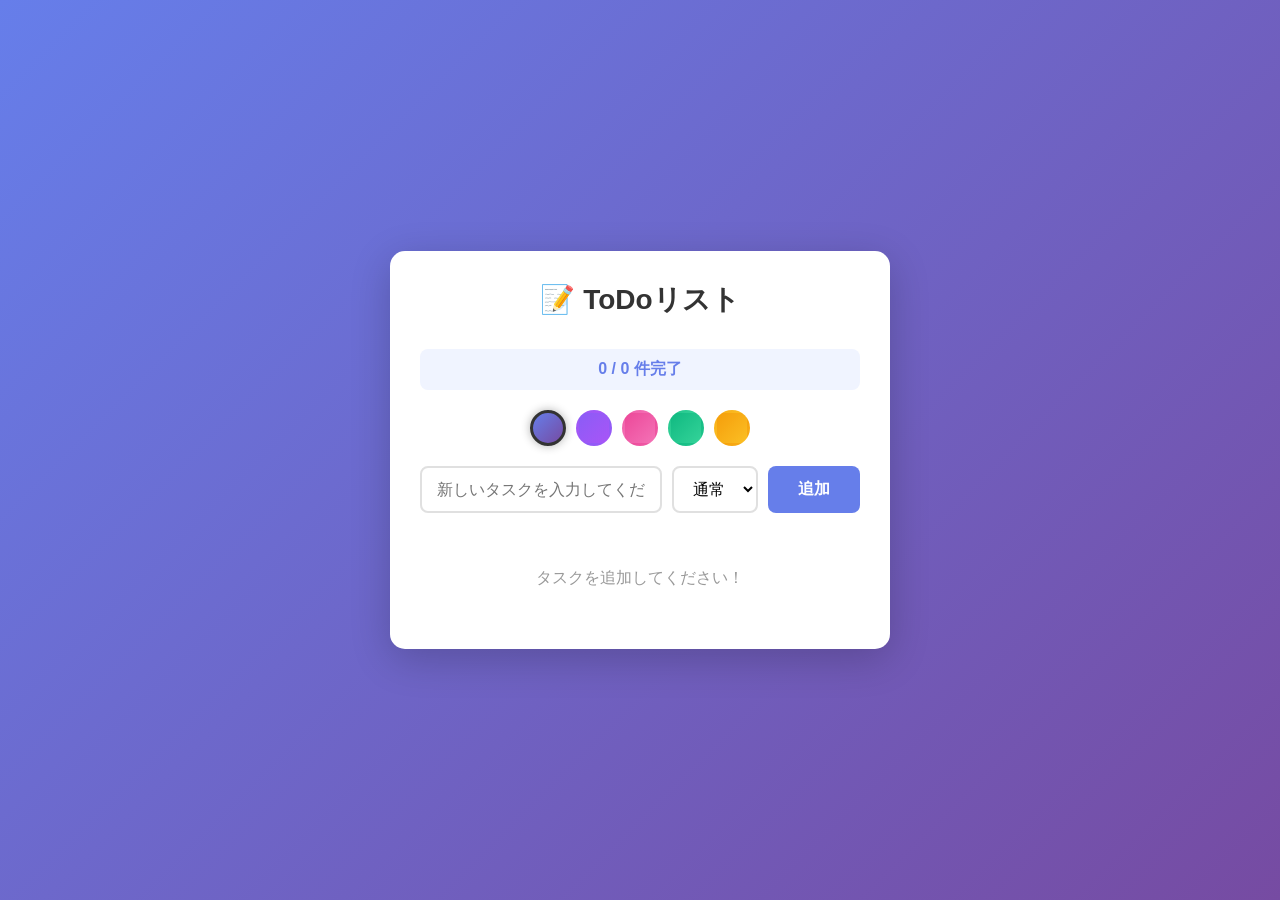
<file: week1/index.html>
<!DOCTYPE html>
<html lang="ja">
<head>
    <meta charset="UTF-8">
    <meta name="viewport" content="width=device-width, initial-scale=1.0">
    <title>シンプルToDoリスト</title>
    <style>
        * {
            margin: 0;
            padding: 0;
            box-sizing: border-box;
        }

        :root {
            --main-color: var(--main-color);
            --main-color-dark: var(--main-color-dark);
            --main-gradient-end: var(--main-gradient-end);
        }

        body {
            font-family: 'Segoe UI', Tahoma, Geneva, Verdana, sans-serif;
            background: linear-gradient(135deg, var(--main-color) 0%, var(--main-gradient-end) 100%);
            min-height: 100vh;
            display: flex;
            justify-content: center;
            align-items: center;
            padding: 20px;
        }

        .container {
            background: white;
            border-radius: 15px;
            box-shadow: 0 10px 40px rgba(0, 0, 0, 0.2);
            padding: 30px;
            width: 100%;
            max-width: 500px;
        }

        h1 {
            color: #333;
            margin-bottom: 30px;
            text-align: center;
            font-size: 28px;
        }

        .input-group {
            display: flex;
            gap: 10px;
            margin-bottom: 25px;
        }

        #taskInput {
            flex: 1;
            padding: 12px 15px;
            border: 2px solid #e0e0e0;
            border-radius: 8px;
            font-size: 16px;
            transition: border-color 0.3s;
        }

        #taskInput:focus {
            outline: none;
            border-color: var(--main-color);
        }

        #prioritySelect {
            padding: 12px 15px;
            border: 2px solid #e0e0e0;
            border-radius: 8px;
            font-size: 16px;
            background: white;
            cursor: pointer;
            transition: border-color 0.3s;
        }

        #prioritySelect:focus {
            outline: none;
            border-color: var(--main-color);
        }

        #addBtn {
            padding: 12px 30px;
            background: var(--main-color);
            color: white;
            border: none;
            border-radius: 8px;
            font-size: 16px;
            font-weight: 600;
            cursor: pointer;
            transition: background 0.3s;
        }

        #addBtn:hover {
            background: var(--main-color-dark);
        }

        #addBtn:active {
            transform: scale(0.98);
        }

        #taskList {
            list-style: none;
        }

        .task-item {
            display: flex;
            align-items: center;
            background: #f8f9fa;
            padding: 15px;
            margin-bottom: 12px;
            border-radius: 8px;
            border-left: 4px solid var(--main-color);
            transition: all 0.3s;
        }

        .task-item:hover {
            box-shadow: 0 4px 12px rgba(0, 0, 0, 0.1);
            transform: translateX(5px);
        }

        .task-item.completed {
            background: #e8f5e9;
            border-left-color: #4caf50;
        }

        .task-item.completed .task-text {
            text-decoration: line-through;
            color: #999;
        }

        .task-item.urgent {
            border-left-color: #ff3333;
        }

        .task-item.important {
            border-left-color: #ffc107;
        }

        .task-item.normal {
            border-left-color: var(--main-color);
        }

        .priority-label {
            font-size: 12px;
            font-weight: 600;
            margin-left: 10px;
            padding: 4px 8px;
            border-radius: 4px;
            white-space: nowrap;
        }

        .priority-label.urgent {
            background: #ff3333;
            color: white;
        }

        .priority-label.important {
            background: #ffc107;
            color: #333;
        }

        .priority-label.normal {
            background: #e0e0e0;
            color: #333;
        }

        .task-text {
            flex: 1;
            font-size: 16px;
            color: #333;
            cursor: pointer;
            user-select: none;
            padding: 5px;
        }

        .delete-btn {
            background: #ff6b6b;
            color: white;
            border: none;
            border-radius: 6px;
            padding: 8px 15px;
            cursor: pointer;
            font-size: 14px;
            font-weight: 600;
            transition: background 0.3s;
            margin-left: 10px;
        }

        .delete-btn:hover {
            background: #ff5252;
        }

        .empty-message {
            text-align: center;
            color: #999;
            padding: 30px 20px;
            font-size: 16px;
        }

        .stats {
            text-align: center;
            color: var(--main-color);
            font-weight: 600;
            font-size: 16px;
            margin-bottom: 20px;
            padding: 10px;
            background: #f0f4ff;
            border-radius: 8px;
        }

        .color-picker {
            display: flex;
            justify-content: center;
            gap: 10px;
            margin-bottom: 20px;
            flex-wrap: wrap;
        }

        .color-btn {
            width: 36px;
            height: 36px;
            border-radius: 50%;
            border: 3px solid transparent;
            cursor: pointer;
            transition: all 0.3s;
            background: linear-gradient(135deg, var(--theme-color) 0%, var(--theme-end) 100%);
        }

        .color-btn:hover {
            transform: scale(1.1);
        }

        .color-btn.active {
            border-color: #333;
            box-shadow: 0 0 10px rgba(0, 0, 0, 0.3);
        }

        .modal {
            display: none;
            position: fixed;
            z-index: 1000;
            left: 0;
            top: 0;
            width: 100%;
            height: 100%;
            background-color: rgba(0, 0, 0, 0.4);
        }

        .modal-content {
            background-color: white;
            margin: 10% auto;
            padding: 30px;
            border-radius: 15px;
            width: 90%;
            max-width: 400px;
            box-shadow: 0 10px 40px rgba(0, 0, 0, 0.3);
        }

        .close {
            color: #aaa;
            float: right;
            font-size: 28px;
            font-weight: bold;
            cursor: pointer;
            transition: color 0.3s;
        }

        .close:hover {
            color: #333;
        }

        .modal-content h2 {
            margin-bottom: 20px;
            color: #333;
        }

        .modal-content input,
        .modal-content select {
            width: 100%;
            padding: 12px 15px;
            margin-bottom: 15px;
            border: 2px solid #e0e0e0;
            border-radius: 8px;
            font-size: 16px;
            box-sizing: border-box;
        }

        .modal-content input:focus,
        .modal-content select:focus {
            outline: none;
            border-color: var(--main-color);
        }

        .modal-buttons {
            display: flex;
            gap: 10px;
            margin-top: 20px;
        }

        .modal-buttons button {
            flex: 1;
            padding: 12px;
            border: none;
            border-radius: 8px;
            font-size: 16px;
            font-weight: 600;
            cursor: pointer;
            transition: background 0.3s;
        }

        #saveEditBtn {
            background: var(--main-color);
            color: white;
        }

        #saveEditBtn:hover {
            background: var(--main-color-dark);
        }

        #cancelEditBtn {
            background: #e0e0e0;
            color: #333;
        }

        #cancelEditBtn:hover {
            background: #d0d0d0;
        }
    </style>
</head>
<body>
    <div class="container">
        <h1>📝 ToDoリスト</h1>

        <div class="stats" id="stats">
            <span id="completedCount">0</span> / <span id="totalCount">0</span> 件完了
        </div>

        <!-- カラー選択ボタン -->
        <div class="color-picker">
            <button class="color-btn active" data-color="blue" style="--theme-color: #667eea; --theme-dark: #5568d3; --theme-end: #764ba2;"></button>
            <button class="color-btn" data-color="purple" style="--theme-color: #8b5cf6; --theme-dark: #7c3aed; --theme-end: #a855f7;"></button>
            <button class="color-btn" data-color="pink" style="--theme-color: #ec4899; --theme-dark: #be185d; --theme-end: #f472b6;"></button>
            <button class="color-btn" data-color="green" style="--theme-color: #10b981; --theme-dark: #059669; --theme-end: #34d399;"></button>
            <button class="color-btn" data-color="orange" style="--theme-color: #f59e0b; --theme-dark: #d97706; --theme-end: #fbbf24;"></button>
        </div>

        <div class="input-group">
            <input
                type="text"
                id="taskInput"
                placeholder="新しいタスクを入力してください..."
                autocomplete="off"
            >
            <select id="prioritySelect">
                <option value="normal">通常</option>
                <option value="important">重要</option>
                <option value="urgent">緊急</option>
            </select>
            <button id="addBtn">追加</button>
        </div>

        <ul id="taskList"></ul>
        <div class="empty-message" id="emptyMessage">
            タスクを追加してください！
        </div>

        <!-- 編集モーダル -->
        <div id="editModal" class="modal">
            <div class="modal-content">
                <span class="close">&times;</span>
                <h2>タスク編集</h2>
                <input type="text" id="editTaskInput" placeholder="タスク名">
                <select id="editPrioritySelect">
                    <option value="normal">通常</option>
                    <option value="important">重要</option>
                    <option value="urgent">緊急</option>
                </select>
                <div class="modal-buttons">
                    <button id="saveEditBtn">保存</button>
                    <button id="cancelEditBtn">キャンセル</button>
                </div>
            </div>
        </div>
    </div>

    <script>
        // タスク配列
        let tasks = [];

        // DOM要素
        const taskInput = document.getElementById('taskInput');
        const prioritySelect = document.getElementById('prioritySelect');
        const addBtn = document.getElementById('addBtn');
        const taskList = document.getElementById('taskList');
        const emptyMessage = document.getElementById('emptyMessage');
        const completedCount = document.getElementById('completedCount');
        const totalCount = document.getElementById('totalCount');
        const editModal = document.getElementById('editModal');
        const editTaskInput = document.getElementById('editTaskInput');
        const editPrioritySelect = document.getElementById('editPrioritySelect');
        const saveEditBtn = document.getElementById('saveEditBtn');
        const cancelEditBtn = document.getElementById('cancelEditBtn');
        const closeBtn = document.querySelector('.close');
        const colorBtns = document.querySelectorAll('.color-btn');
        const root = document.documentElement;

        let editingTaskId = null;

        // タスク追加関数
        function addTask() {
            const taskText = taskInput.value.trim();

            if (taskText === '') {
                alert('タスクを入力してください');
                return;
            }

            // タスクオブジェクトを作成
            const task = {
                id: Date.now(),
                text: taskText,
                completed: false,
                priority: prioritySelect.value
            };

            tasks.push(task);
            taskInput.value = '';
            taskInput.focus();
            renderTasks();
        }

        // タスク削除関数
        function deleteTask(id) {
            tasks = tasks.filter(task => task.id !== id);
            renderTasks();
        }

        // タスク完了トグル関数
        function toggleTask(id) {
            const task = tasks.find(t => t.id === id);
            if (task) {
                task.completed = !task.completed;
                renderTasks();
            }
        }

        // タスク編集開始関数
        function editTask(id) {
            const task = tasks.find(t => t.id === id);
            if (task) {
                editingTaskId = id;
                editTaskInput.value = task.text;
                editPrioritySelect.value = task.priority;
                editModal.style.display = 'block';
                editTaskInput.focus();
            }
        }

        // タスク編集保存関数
        function saveTaskEdit() {
            if (editingTaskId === null) return;

            const editedText = editTaskInput.value.trim();
            if (editedText === '') {
                alert('タスク名を入力してください');
                return;
            }

            const task = tasks.find(t => t.id === editingTaskId);
            if (task) {
                task.text = editedText;
                task.priority = editPrioritySelect.value;
                closeEditModal();
                renderTasks();
            }
        }

        // モーダル閉じる関数
        function closeEditModal() {
            editModal.style.display = 'none';
            editingTaskId = null;
            editTaskInput.value = '';
            editPrioritySelect.value = 'normal';
        }

        // タスク表示関数
        function renderTasks() {
            // 統計情報を更新
            const completed = tasks.filter(task => task.completed).length;
            completedCount.textContent = completed;
            totalCount.textContent = tasks.length;

            taskList.replaceChildren();

            if (tasks.length === 0) {
                emptyMessage.style.display = 'block';
                return;
            }

            emptyMessage.style.display = 'none';

            tasks.forEach(task => {
                const li = document.createElement('li');
                li.className = `task-item ${task.completed ? 'completed' : ''} ${task.priority}`;

                const span = document.createElement('span');
                span.className = 'task-text';
                span.textContent = task.text;

                const priorityLabel = document.createElement('span');
                priorityLabel.className = `priority-label ${task.priority}`;
                const priorityText = {
                    urgent: '緊急',
                    important: '重要',
                    normal: '通常'
                };
                priorityLabel.textContent = priorityText[task.priority];

                const button = document.createElement('button');
                button.className = 'delete-btn';
                button.textContent = '削除';

                li.appendChild(span);
                li.appendChild(priorityLabel);
                li.appendChild(button);

                // タスクテキストをクリックで完了トグル
                span.addEventListener('click', () => {
                    toggleTask(task.id);
                });

                // ダブルクリックで編集
                li.addEventListener('dblclick', () => {
                    editTask(task.id);
                });

                // 削除ボタンをクリックで削除
                button.addEventListener('click', () => {
                    deleteTask(task.id);
                });

                taskList.appendChild(li);
            });
        }

        // HTMLエスケープ関数（XSS対策）
        function escapeHtml(text) {
            const map = {
                '&': '&amp;',
                '<': '&lt;',
                '>': '&gt;',
                '"': '&quot;',
                "'": '&#039;'
            };
            return text.replace(/[&<>"']/g, m => map[m]);
        }

        // イベントリスナー設定
        addBtn.addEventListener('click', addTask);
        taskInput.addEventListener('keypress', (e) => {
            if (e.key === 'Enter') {
                addTask();
            }
        });

        // モーダルのイベントリスナー
        closeBtn.addEventListener('click', closeEditModal);
        cancelEditBtn.addEventListener('click', closeEditModal);
        saveEditBtn.addEventListener('click', saveTaskEdit);

        // モーダル外をクリックで閉じる
        window.addEventListener('click', (e) => {
            if (e.target === editModal) {
                closeEditModal();
            }
        });

        // Escapeキーでモーダルを閉じる
        document.addEventListener('keydown', (e) => {
            if (e.key === 'Escape' && editModal.style.display === 'block') {
                closeEditModal();
            }
        });

        // カラー変更関数
        function changeColor(colorName) {
            const colorMap = {
                blue: { main: '#667eea', dark: '#5568d3', end: '#764ba2' },
                purple: { main: '#8b5cf6', dark: '#7c3aed', end: '#a855f7' },
                pink: { main: '#ec4899', dark: '#be185d', end: '#f472b6' },
                green: { main: '#10b981', dark: '#059669', end: '#34d399' },
                orange: { main: '#f59e0b', dark: '#d97706', end: '#fbbf24' }
            };

            const colors = colorMap[colorName];
            if (colors) {
                root.style.setProperty('--main-color', colors.main);
                root.style.setProperty('--main-color-dark', colors.dark);
                root.style.setProperty('--main-gradient-end', colors.end);
                localStorage.setItem('selectedColor', colorName);

                // アクティブボタンの更新
                colorBtns.forEach(btn => btn.classList.remove('active'));
                document.querySelector(`[data-color="${colorName}"]`).classList.add('active');
            }
        }

        // カラーボタンのイベントリスナー
        colorBtns.forEach(btn => {
            btn.addEventListener('click', () => {
                changeColor(btn.dataset.color);
            });
        });

        // ページロード時に保存されたカラーを復元
        const savedColor = localStorage.getItem('selectedColor') || 'blue';
        changeColor(savedColor);

        // 初期表示
        renderTasks();
    </script>
</body>
</html>
</file>
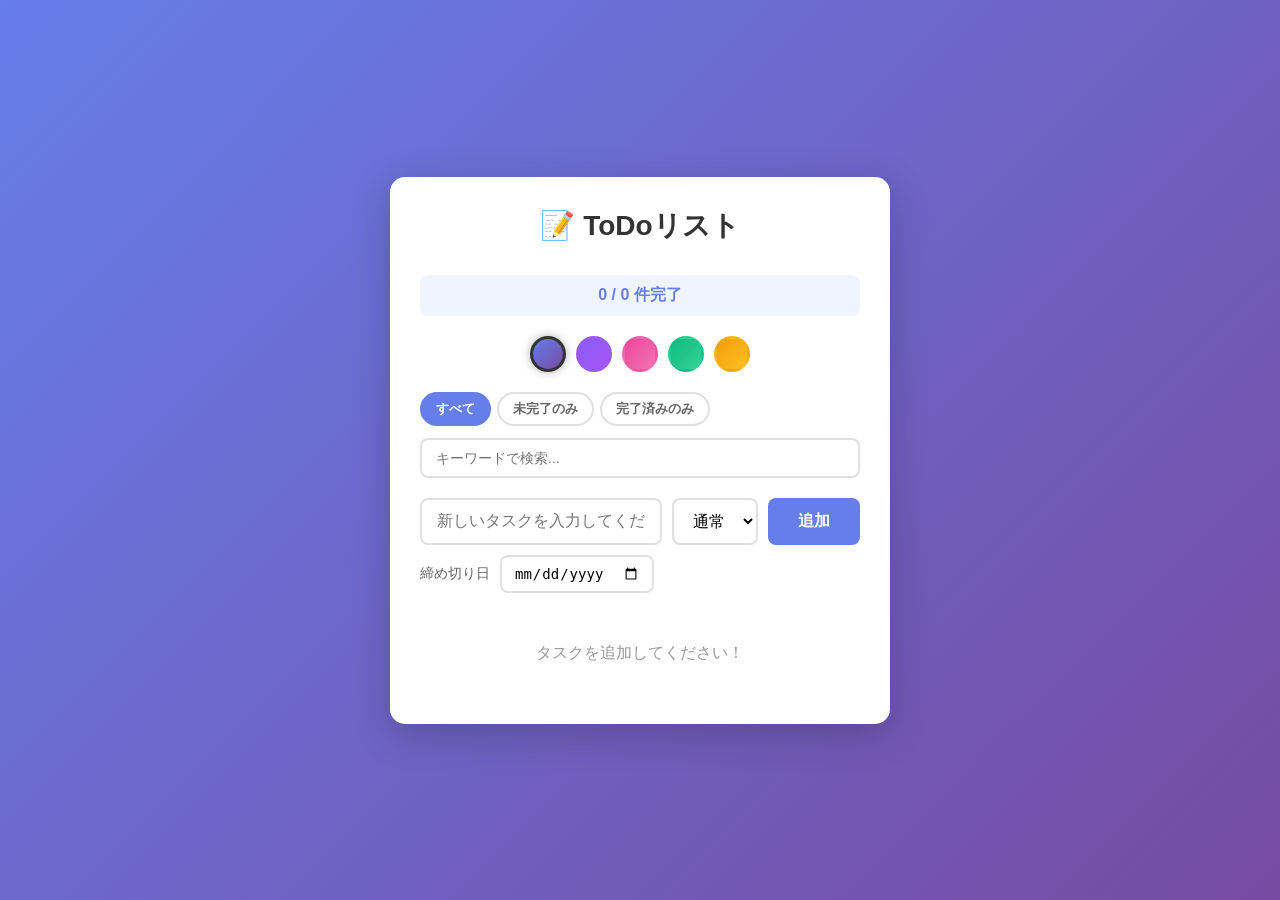
<file: week2/experiment-3/index.html>
<!DOCTYPE html>
<html lang="ja">
<head>
    <meta charset="UTF-8">
    <meta name="viewport" content="width=device-width, initial-scale=1.0">
    <title>シンプルToDoリスト</title>
    <style>
        * {
            margin: 0;
            padding: 0;
            box-sizing: border-box;
        }

        :root {
            --main-color: var(--main-color);
            --main-color-dark: var(--main-color-dark);
            --main-gradient-end: var(--main-gradient-end);
        }

        body {
            font-family: 'Segoe UI', Tahoma, Geneva, Verdana, sans-serif;
            background: linear-gradient(135deg, var(--main-color) 0%, var(--main-gradient-end) 100%);
            min-height: 100vh;
            display: flex;
            justify-content: center;
            align-items: center;
            padding: 20px;
        }

        .container {
            background: white;
            border-radius: 15px;
            box-shadow: 0 10px 40px rgba(0, 0, 0, 0.2);
            padding: 30px;
            width: 100%;
            max-width: 500px;
        }

        h1 {
            color: #333;
            margin-bottom: 30px;
            text-align: center;
            font-size: 28px;
        }

        .input-group {
            display: flex;
            gap: 10px;
            margin-bottom: 25px;
        }

        #taskInput {
            flex: 1;
            padding: 12px 15px;
            border: 2px solid #e0e0e0;
            border-radius: 8px;
            font-size: 16px;
            transition: border-color 0.3s;
        }

        #taskInput:focus {
            outline: none;
            border-color: var(--main-color);
        }

        #prioritySelect {
            padding: 12px 15px;
            border: 2px solid #e0e0e0;
            border-radius: 8px;
            font-size: 16px;
            background: white;
            cursor: pointer;
            transition: border-color 0.3s;
        }

        #prioritySelect:focus {
            outline: none;
            border-color: var(--main-color);
        }

        #addBtn {
            padding: 12px 30px;
            background: var(--main-color);
            color: white;
            border: none;
            border-radius: 8px;
            font-size: 16px;
            font-weight: 600;
            cursor: pointer;
            transition: background 0.3s;
        }

        #addBtn:hover {
            background: var(--main-color-dark);
        }

        #addBtn:active {
            transform: scale(0.98);
        }

        #taskList {
            list-style: none;
        }

        .task-item {
            display: flex;
            align-items: center;
            background: #f8f9fa;
            padding: 15px;
            margin-bottom: 12px;
            border-radius: 8px;
            border-left: 4px solid var(--main-color);
            transition: all 0.3s;
        }

        .task-item:hover {
            box-shadow: 0 4px 12px rgba(0, 0, 0, 0.1);
            transform: translateX(5px);
        }

        .task-item.completed {
            background: #e8f5e9;
            border-left-color: #4caf50;
        }

        .task-item.completed .task-text {
            text-decoration: line-through;
            color: #999;
        }

        .task-item.urgent {
            border-left-color: #ff3333;
        }

        .task-item.important {
            border-left-color: #ffc107;
        }

        .task-item.normal {
            border-left-color: var(--main-color);
        }

        .task-item.overdue {
            background: #fff0f0;
            border-left-color: #ff3333;
        }

        .priority-label {
            font-size: 12px;
            font-weight: 600;
            margin-left: 10px;
            padding: 4px 8px;
            border-radius: 4px;
            white-space: nowrap;
        }

        .priority-label.urgent {
            background: #ff3333;
            color: white;
        }

        .priority-label.important {
            background: #ffc107;
            color: #333;
        }

        .priority-label.normal {
            background: #e0e0e0;
            color: #333;
        }

        .task-text {
            flex: 1;
            font-size: 16px;
            color: #333;
            cursor: pointer;
            user-select: none;
            padding: 5px;
        }

        .delete-btn {
            background: #ff6b6b;
            color: white;
            border: none;
            border-radius: 6px;
            padding: 8px 15px;
            cursor: pointer;
            font-size: 14px;
            font-weight: 600;
            transition: background 0.3s;
            margin-left: 10px;
        }

        .delete-btn:hover {
            background: #ff5252;
        }

        .empty-message {
            text-align: center;
            color: #999;
            padding: 30px 20px;
            font-size: 16px;
        }

        .stats {
            text-align: center;
            color: var(--main-color);
            font-weight: 600;
            font-size: 16px;
            margin-bottom: 20px;
            padding: 10px;
            background: #f0f4ff;
            border-radius: 8px;
        }

        .color-picker {
            display: flex;
            justify-content: center;
            gap: 10px;
            margin-bottom: 20px;
            flex-wrap: wrap;
        }

        .color-btn {
            width: 36px;
            height: 36px;
            border-radius: 50%;
            border: 3px solid transparent;
            cursor: pointer;
            transition: all 0.3s;
            background: linear-gradient(135deg, var(--theme-color) 0%, var(--theme-end) 100%);
        }

        .color-btn:hover {
            transform: scale(1.1);
        }

        .color-btn.active {
            border-color: #333;
            box-shadow: 0 0 10px rgba(0, 0, 0, 0.3);
        }

        .modal {
            display: none;
            position: fixed;
            z-index: 1000;
            left: 0;
            top: 0;
            width: 100%;
            height: 100%;
            background-color: rgba(0, 0, 0, 0.4);
        }

        .modal-content {
            background-color: white;
            margin: 10% auto;
            padding: 30px;
            border-radius: 15px;
            width: 90%;
            max-width: 400px;
            box-shadow: 0 10px 40px rgba(0, 0, 0, 0.3);
        }

        .close {
            color: #aaa;
            float: right;
            font-size: 28px;
            font-weight: bold;
            cursor: pointer;
            transition: color 0.3s;
        }

        .close:hover {
            color: #333;
        }

        .modal-content h2 {
            margin-bottom: 20px;
            color: #333;
        }

        .modal-content input,
        .modal-content select {
            width: 100%;
            padding: 12px 15px;
            margin-bottom: 15px;
            border: 2px solid #e0e0e0;
            border-radius: 8px;
            font-size: 16px;
            box-sizing: border-box;
        }

        .modal-content input:focus,
        .modal-content select:focus {
            outline: none;
            border-color: var(--main-color);
        }

        .modal-buttons {
            display: flex;
            gap: 10px;
            margin-top: 20px;
        }

        .modal-buttons button {
            flex: 1;
            padding: 12px;
            border: none;
            border-radius: 8px;
            font-size: 16px;
            font-weight: 600;
            cursor: pointer;
            transition: background 0.3s;
        }

        #saveEditBtn {
            background: var(--main-color);
            color: white;
        }

        #saveEditBtn:hover {
            background: var(--main-color-dark);
        }

        #cancelEditBtn {
            background: #e0e0e0;
            color: #333;
        }

        #cancelEditBtn:hover {
            background: #d0d0d0;
        }

        .filter-bar {
            display: flex;
            gap: 6px;
            margin-bottom: 12px;
        }

        .filter-btn {
            padding: 6px 14px;
            border: 2px solid #e0e0e0;
            border-radius: 20px;
            background: white;
            font-size: 13px;
            font-weight: 600;
            cursor: pointer;
            transition: all 0.2s;
            color: #666;
        }

        .filter-btn:hover {
            border-color: var(--main-color);
            color: var(--main-color);
        }

        .filter-btn.active {
            background: var(--main-color);
            border-color: var(--main-color);
            color: white;
        }

        #searchInput {
            width: 100%;
            padding: 10px 14px;
            border: 2px solid #e0e0e0;
            border-radius: 8px;
            font-size: 14px;
            margin-bottom: 20px;
            transition: border-color 0.3s;
            box-sizing: border-box;
        }

        #searchInput:focus {
            outline: none;
            border-color: var(--main-color);
        }

        .date-row {
            display: flex;
            align-items: center;
            gap: 10px;
            margin-top: -15px;
            margin-bottom: 20px;
        }

        .date-row label {
            font-size: 14px;
            color: #666;
            white-space: nowrap;
        }

        #deadlineInput {
            padding: 8px 12px;
            border: 2px solid #e0e0e0;
            border-radius: 8px;
            font-size: 14px;
            transition: border-color 0.3s;
        }

        #deadlineInput:focus {
            outline: none;
            border-color: var(--main-color);
        }

        .task-main {
            flex: 1;
            display: flex;
            flex-direction: column;
            gap: 2px;
        }

        .deadline-label {
            font-size: 12px;
            color: #888;
        }

        .deadline-label.overdue {
            color: #ff3333;
            font-weight: 600;
        }
    </style>
</head>
<body>
    <div class="container">
        <h1>📝 ToDoリスト</h1>

        <div class="stats" id="stats">
            <span id="completedCount">0</span> / <span id="totalCount">0</span> 件完了
        </div>

        <!-- カラー選択ボタン -->
        <div class="color-picker">
            <button class="color-btn active" data-color="blue" style="--theme-color: #667eea; --theme-dark: #5568d3; --theme-end: #764ba2;"></button>
            <button class="color-btn" data-color="purple" style="--theme-color: #8b5cf6; --theme-dark: #7c3aed; --theme-end: #a855f7;"></button>
            <button class="color-btn" data-color="pink" style="--theme-color: #ec4899; --theme-dark: #be185d; --theme-end: #f472b6;"></button>
            <button class="color-btn" data-color="green" style="--theme-color: #10b981; --theme-dark: #059669; --theme-end: #34d399;"></button>
            <button class="color-btn" data-color="orange" style="--theme-color: #f59e0b; --theme-dark: #d97706; --theme-end: #fbbf24;"></button>
        </div>

        <div class="filter-bar">
            <button class="filter-btn active" data-filter="all">すべて</button>
            <button class="filter-btn" data-filter="incomplete">未完了のみ</button>
            <button class="filter-btn" data-filter="completed">完了済みのみ</button>
        </div>
        <input type="text" id="searchInput" placeholder="キーワードで検索...">

        <div class="input-group">
            <input
                type="text"
                id="taskInput"
                placeholder="新しいタスクを入力してください..."
                autocomplete="off"
            >
            <select id="prioritySelect">
                <option value="normal">通常</option>
                <option value="important">重要</option>
                <option value="urgent">緊急</option>
            </select>
            <button id="addBtn">追加</button>
        </div>
        <div class="date-row">
            <label for="deadlineInput">締め切り日</label>
            <input type="date" id="deadlineInput">
        </div>

        <ul id="taskList"></ul>
        <div class="empty-message" id="emptyMessage">
            タスクを追加してください！
        </div>

        <!-- 編集モーダル -->
        <div id="editModal" class="modal">
            <div class="modal-content">
                <span class="close">&times;</span>
                <h2>タスク編集</h2>
                <input type="text" id="editTaskInput" placeholder="タスク名">
                <select id="editPrioritySelect">
                    <option value="normal">通常</option>
                    <option value="important">重要</option>
                    <option value="urgent">緊急</option>
                </select>
                <input type="date" id="editDeadlineInput">
                <div class="modal-buttons">
                    <button id="saveEditBtn">保存</button>
                    <button id="cancelEditBtn">キャンセル</button>
                </div>
            </div>
        </div>
    </div>

    <script>
        // タスク配列
        let tasks = JSON.parse(localStorage.getItem('tasks') || '[]');

        // DOM要素
        const taskInput = document.getElementById('taskInput');
        const prioritySelect = document.getElementById('prioritySelect');
        const addBtn = document.getElementById('addBtn');
        const taskList = document.getElementById('taskList');
        const emptyMessage = document.getElementById('emptyMessage');
        const completedCount = document.getElementById('completedCount');
        const totalCount = document.getElementById('totalCount');
        const editModal = document.getElementById('editModal');
        const editTaskInput = document.getElementById('editTaskInput');
        const editPrioritySelect = document.getElementById('editPrioritySelect');
        const editDeadlineInput = document.getElementById('editDeadlineInput');
        const deadlineInput = document.getElementById('deadlineInput');
        const saveEditBtn = document.getElementById('saveEditBtn');
        const cancelEditBtn = document.getElementById('cancelEditBtn');
        const closeBtn = document.querySelector('.close');
        const colorBtns = document.querySelectorAll('.color-btn');
        const root = document.documentElement;

        let editingTaskId = null;
        let currentFilter = 'all';
        let searchKeyword = '';

        const filterBtns = document.querySelectorAll('.filter-btn');
        const searchInput = document.getElementById('searchInput');

        filterBtns.forEach(btn => {
            btn.addEventListener('click', () => {
                currentFilter = btn.dataset.filter;
                filterBtns.forEach(b => b.classList.remove('active'));
                btn.classList.add('active');
                renderTasks();
            });
        });

        searchInput.addEventListener('input', () => {
            searchKeyword = searchInput.value.trim();
            renderTasks();
        });

        function saveTasks() {
            localStorage.setItem('tasks', JSON.stringify(tasks));
        }

        // タスク追加関数
        function addTask() {
            const taskText = taskInput.value.trim();

            if (taskText === '') {
                alert('タスクを入力してください');
                return;
            }

            // タスクオブジェクトを作成
            const task = {
                id: Date.now(),
                text: taskText,
                completed: false,
                priority: prioritySelect.value,
                deadline: deadlineInput.value
            };

            tasks.push(task);
            saveTasks();
            taskInput.value = '';
            deadlineInput.value = '';
            taskInput.focus();
            renderTasks();
        }

        // タスク削除関数
        function deleteTask(id) {
            tasks = tasks.filter(task => task.id !== id);
            saveTasks();
            renderTasks();
        }

        // タスク完了トグル関数
        function toggleTask(id) {
            const task = tasks.find(t => t.id === id);
            if (task) {
                task.completed = !task.completed;
                saveTasks();
                renderTasks();
            }
        }

        // タスク編集開始関数
        function editTask(id) {
            const task = tasks.find(t => t.id === id);
            if (task) {
                editingTaskId = id;
                editTaskInput.value = task.text;
                editPrioritySelect.value = task.priority;
                editDeadlineInput.value = task.deadline || '';
                editModal.style.display = 'block';
                editTaskInput.focus();
            }
        }

        // タスク編集保存関数
        function saveTaskEdit() {
            if (editingTaskId === null) return;

            const editedText = editTaskInput.value.trim();
            if (editedText === '') {
                alert('タスク名を入力してください');
                return;
            }

            const task = tasks.find(t => t.id === editingTaskId);
            if (task) {
                task.text = editedText;
                task.priority = editPrioritySelect.value;
                task.deadline = editDeadlineInput.value;
                saveTasks();
                closeEditModal();
                renderTasks();
            }
        }

        // モーダル閉じる関数
        function closeEditModal() {
            editModal.style.display = 'none';
            editingTaskId = null;
            editTaskInput.value = '';
            editPrioritySelect.value = 'normal';
            editDeadlineInput.value = '';
        }

        // タスク表示関数
        function renderTasks() {
            // 統計情報を更新（フィルター前の全件数で計算）
            const completed = tasks.filter(task => task.completed).length;
            completedCount.textContent = completed;
            totalCount.textContent = tasks.length;

            taskList.replaceChildren();

            const filterMap = {
                all: () => true,
                incomplete: task => !task.completed,
                completed: task => task.completed
            };
            const keyword = searchKeyword.toLowerCase();
            const filteredTasks = tasks.filter(task =>
                (filterMap[currentFilter] || (() => true))(task) &&
                task.text.toLowerCase().includes(keyword)
            );

            if (filteredTasks.length === 0) {
                emptyMessage.style.display = 'block';
                emptyMessage.textContent = tasks.length === 0 ? 'タスクを追加してください！' : '該当するタスクがありません';
                return;
            }

            emptyMessage.style.display = 'none';

            const today = new Date().toISOString().slice(0, 10);

            filteredTasks.forEach(task => {
                const isOverdue = !task.completed && task.deadline && task.deadline < today;
                const li = document.createElement('li');
                li.className = `task-item ${task.completed ? 'completed' : ''} ${task.priority}${isOverdue ? ' overdue' : ''}`;

                const taskMain = document.createElement('div');
                taskMain.className = 'task-main';

                const span = document.createElement('span');
                span.className = 'task-text';
                span.textContent = task.text;
                taskMain.appendChild(span);

                if (task.deadline) {
                    const deadlineSpan = document.createElement('span');
                    deadlineSpan.className = 'deadline-label' + (isOverdue ? ' overdue' : '');
                    deadlineSpan.textContent = '締め切り: ' + task.deadline.replace(/-/g, '/');
                    taskMain.appendChild(deadlineSpan);
                }

                const priorityLabel = document.createElement('span');
                priorityLabel.className = `priority-label ${task.priority}`;
                const priorityText = {
                    urgent: '緊急',
                    important: '重要',
                    normal: '通常'
                };
                priorityLabel.textContent = priorityText[task.priority];

                const button = document.createElement('button');
                button.className = 'delete-btn';
                button.textContent = '削除';

                li.appendChild(taskMain);
                li.appendChild(priorityLabel);
                li.appendChild(button);

                // タスクテキストをクリックで完了トグル
                span.addEventListener('click', () => {
                    toggleTask(task.id);
                });

                // ダブルクリックで編集
                li.addEventListener('dblclick', () => {
                    editTask(task.id);
                });

                // 削除ボタンをクリックで削除
                button.addEventListener('click', () => {
                    deleteTask(task.id);
                });

                taskList.appendChild(li);
            });
        }

        // HTMLエスケープ関数（XSS対策）
        function escapeHtml(text) {
            const map = {
                '&': '&amp;',
                '<': '&lt;',
                '>': '&gt;',
                '"': '&quot;',
                "'": '&#039;'
            };
            return text.replace(/[&<>"']/g, m => map[m]);
        }

        // イベントリスナー設定
        addBtn.addEventListener('click', addTask);
        taskInput.addEventListener('keypress', (e) => {
            if (e.key === 'Enter') {
                addTask();
            }
        });

        // モーダルのイベントリスナー
        closeBtn.addEventListener('click', closeEditModal);
        cancelEditBtn.addEventListener('click', closeEditModal);
        saveEditBtn.addEventListener('click', saveTaskEdit);

        // モーダル外をクリックで閉じる
        window.addEventListener('click', (e) => {
            if (e.target === editModal) {
                closeEditModal();
            }
        });

        // Escapeキーでモーダルを閉じる
        document.addEventListener('keydown', (e) => {
            if (e.key === 'Escape' && editModal.style.display === 'block') {
                closeEditModal();
            }
        });

        // カラー変更関数
        function changeColor(colorName) {
            const colorMap = {
                blue: { main: '#667eea', dark: '#5568d3', end: '#764ba2' },
                purple: { main: '#8b5cf6', dark: '#7c3aed', end: '#a855f7' },
                pink: { main: '#ec4899', dark: '#be185d', end: '#f472b6' },
                green: { main: '#10b981', dark: '#059669', end: '#34d399' },
                orange: { main: '#f59e0b', dark: '#d97706', end: '#fbbf24' }
            };

            const colors = colorMap[colorName];
            if (colors) {
                root.style.setProperty('--main-color', colors.main);
                root.style.setProperty('--main-color-dark', colors.dark);
                root.style.setProperty('--main-gradient-end', colors.end);
                localStorage.setItem('selectedColor', colorName);

                // アクティブボタンの更新
                colorBtns.forEach(btn => btn.classList.remove('active'));
                document.querySelector(`[data-color="${colorName}"]`).classList.add('active');
            }
        }

        // カラーボタンのイベントリスナー
        colorBtns.forEach(btn => {
            btn.addEventListener('click', () => {
                changeColor(btn.dataset.color);
            });
        });

        // ページロード時に保存されたカラーを復元
        const savedColor = localStorage.getItem('selectedColor') || 'blue';
        changeColor(savedColor);

        // 初期表示
        renderTasks();
    </script>
</body>
</html>
</file>
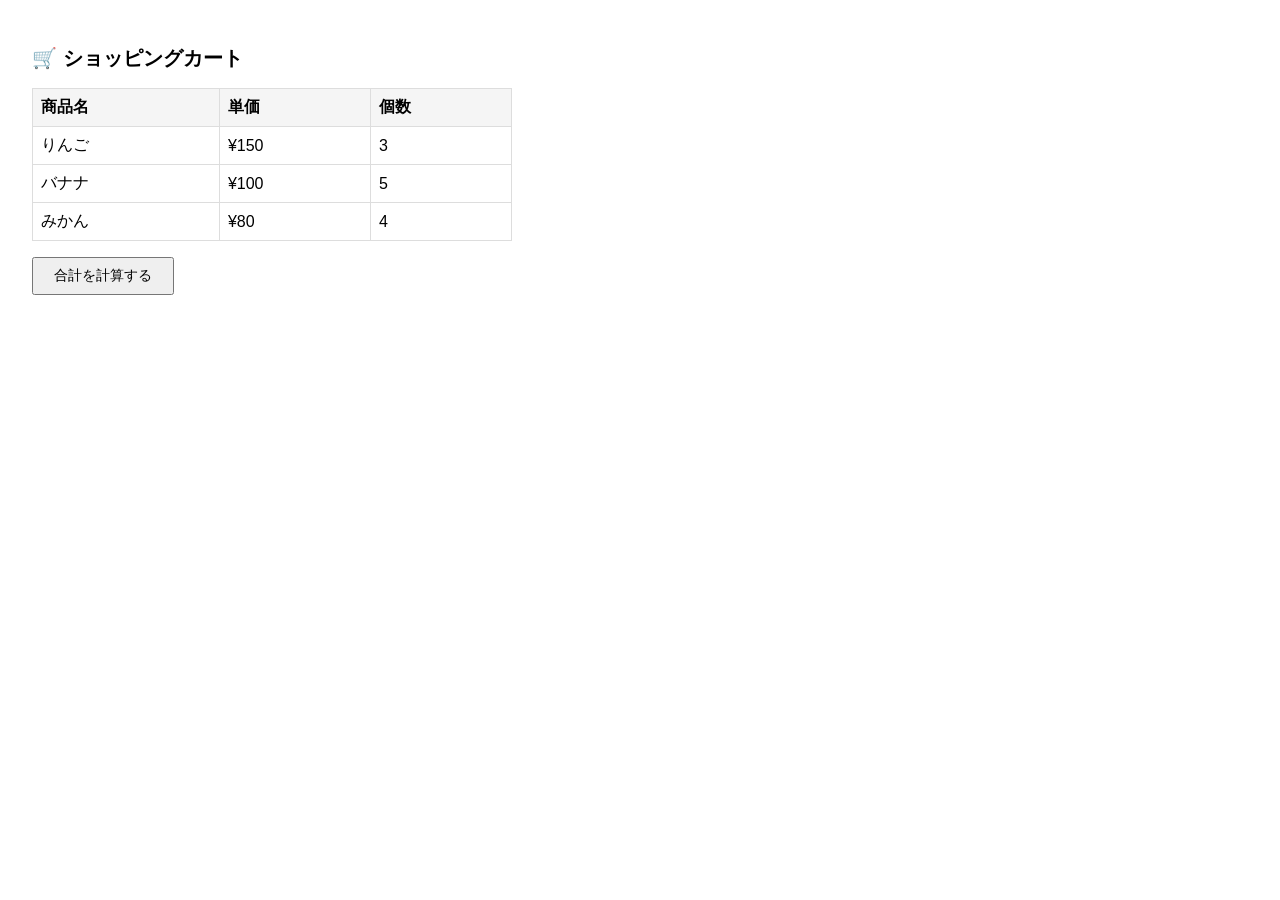
<file: week3/js-practice/practice.html>
<!DOCTYPE html>
<html lang="ja">
<head>
<meta charset="UTF-8">
<title>ショッピングカート</title>
<style>
  body { font-family: sans-serif; padding: 24px; max-width: 480px; }
  h1 { font-size: 20px; margin-bottom: 16px; }
  table { width: 100%; border-collapse: collapse; margin-bottom: 16px; }
  th, td { border: 1px solid #ddd; padding: 8px; text-align: left; }
  th { background: #f5f5f5; }
  button { padding: 8px 20px; font-size: 14px; cursor: pointer; }
  #result { margin-top: 16px; font-size: 18px; font-weight: bold; }
</style>
</head>
<body>

<h1>🛒 ショッピングカート</h1>
<table>
  <thead>
    <tr><th>商品名</th><th>単価</th><th>個数</th></tr>
  </thead>
  <tbody id="cart-body"></tbody>
</table>
<button id="calc-btn">合計を計算する</button>
<div id="result"></div>

<script>
// =====================================================
// ① 変数：このアプリで使う設定値を定義する
//   const は変更しない値、let は後で更新する値に使う
// =====================================================
const TAX_RATE = 0.1;  // 消費税率（変更しないので const）
let totalPrice = 0;    // 合計金額（ボタンを押したら更新するので let）

// =====================================================
// ② オブジェクト：1つの商品の情報をまとめる
//   { 名前: 値 } のペアで関連するデータをひとつにまとめられる
// ③ 配列：複数の商品オブジェクトをリストとして管理する
//   [ ] の中にオブジェクトを並べて、商品一覧を表現する
// =====================================================
const cartItems = [
  { name: "りんご", price: 150, quantity: 3 },
  { name: "バナナ", price: 100, quantity: 5 },
  { name: "みかん", price:  80, quantity: 4 },
];

// =====================================================
// ④ 関数：合計金額を計算して返す
//   処理をひとまとめにしておくことで、どこからでも呼び出せる
// =====================================================
function calcTotal(items) {
  let subtotal = 0;
  items.forEach(function(item) {
    subtotal += item.price * item.quantity;  // 単価 × 個数 を加算していく
  });
  const tax = subtotal * TAX_RATE;
  return subtotal + tax;  // 税込み合計を返す
}

// =====================================================
// ⑤ DOM操作（ページ読み込み時）：商品一覧をテーブルに表示する
//   cartItems を forEach で1件ずつ取り出し、行（tr）を生成して追加する
// =====================================================
const tbody = document.getElementById('cart-body');
cartItems.forEach(function(item) {
  const row = document.createElement('tr');
  row.innerHTML =
    '<td>' + item.name + '</td>' +
    '<td>¥' + item.price + '</td>' +
    '<td>' + item.quantity + '</td>';
  tbody.appendChild(row);
});

// =====================================================
// ⑥ DOM操作（ボタンクリック時）：合計を計算して画面に表示する
//   ④の関数を呼び出して結果を取得し、id="result" の要素に書き込む
// =====================================================
document.getElementById('calc-btn').addEventListener('click', function() {
  totalPrice = calcTotal(cartItems);
  document.getElementById('result').textContent = '合計（税込）: ¥' + totalPrice;
});
</script>

</body>
</html>
</file>
